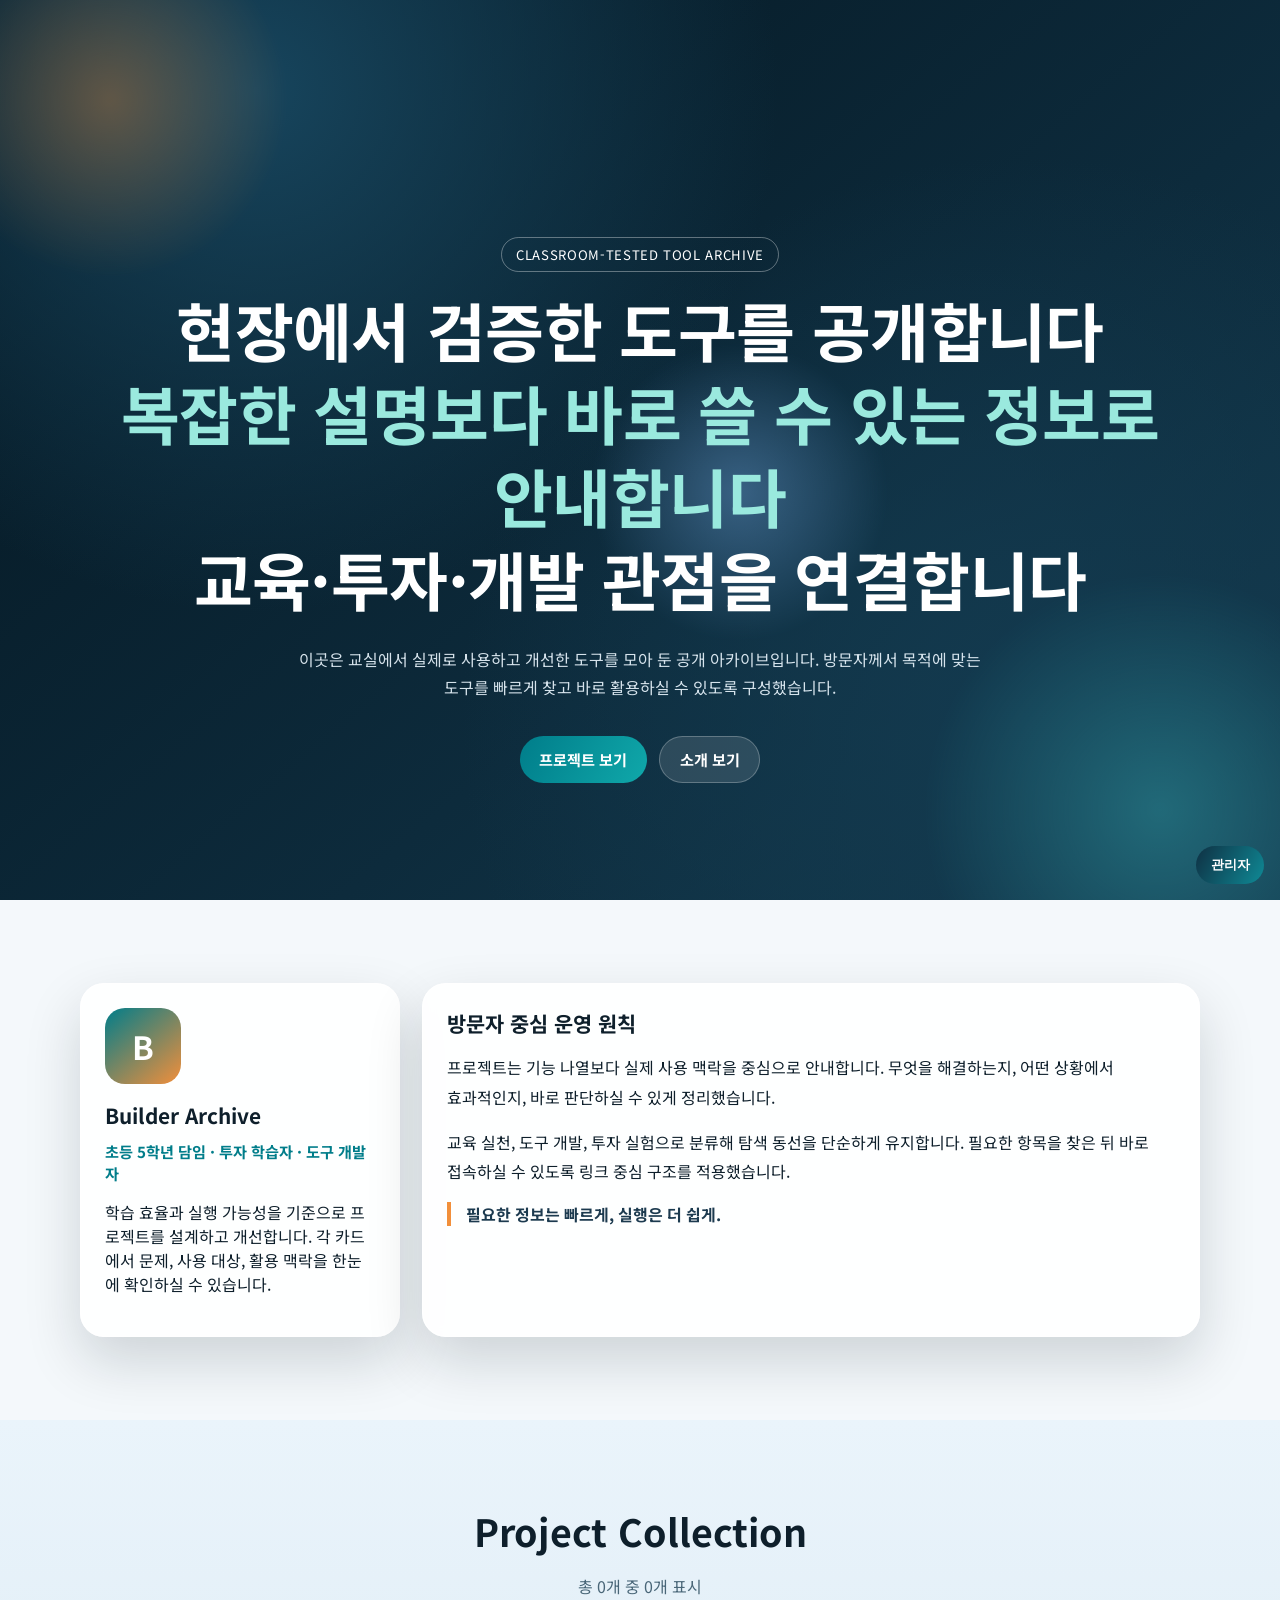
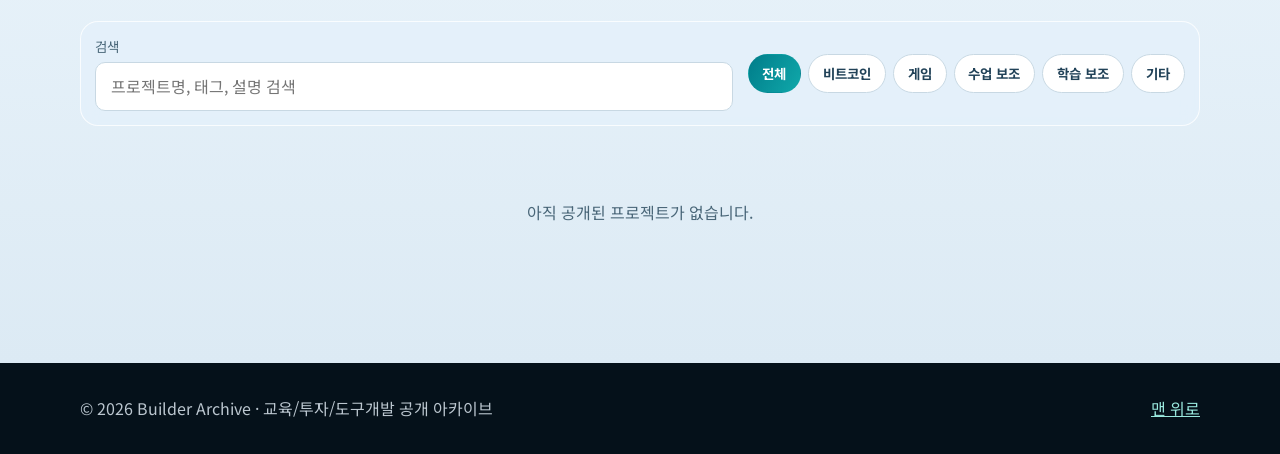
<file: index.html>
﻿<!doctype html>
<html lang="ko">
  <head>
    <meta charset="UTF-8" />
    <meta name="viewport" content="width=device-width, initial-scale=1.0" />
    <title>Builder Archive | 교육·투자·도구 개발</title>
    <meta
      name="description"
      content="교실에서 검증한 교육 도구와 실행 기록을 정리한 공개 아카이브입니다."
    />
    <link rel="preconnect" href="https://fonts.googleapis.com" />
    <link rel="preconnect" href="https://fonts.gstatic.com" crossorigin />
    <link
      href="https://fonts.googleapis.com/css2?family=Noto+Sans+KR:wght@400;500;700;900&display=swap"
      rel="stylesheet"
    />
    <link rel="stylesheet" href="./styles.css" />
  </head>
  <body>
    <header class="hero" id="top">
      <div class="hero-bg" aria-hidden="true">
        <span class="orb orb-a"></span>
        <span class="orb orb-b"></span>
        <span class="orb orb-c"></span>
      </div>
      <div class="container hero-inner">
        <p class="eyebrow" id="hero-eyebrow"></p>
        <h1 id="hero-title"></h1>
        <p class="hero-copy" id="hero-copy"></p>
        <div class="hero-cta">
          <a class="btn btn-primary" href="#collection">프로젝트 보기</a>
          <a class="btn btn-ghost" href="#about">소개 보기</a>
        </div>
      </div>
    </header>

    <main>
      <section class="section section-about" id="about">
        <div class="container about-grid">
          <article class="profile-card">
            <div class="avatar" aria-hidden="true" id="profile-initial">B</div>
            <h2 id="profile-title"></h2>
            <p class="role" id="profile-role"></p>
            <p id="profile-summary"></p>
          </article>

          <article class="about-panel">
            <h2 id="about-title"></h2>
            <p id="about-body-1"></p>
            <p id="about-body-2"></p>
            <blockquote id="about-quote"></blockquote>
          </article>
        </div>
      </section>

      <section class="section section-collection" id="collection">
        <div class="container">
          <div class="section-head">
            <h2 id="collection-title"></h2>
            <p id="project-count"></p>
          </div>

          <div class="toolbar">
            <label class="search-wrap" for="search-input">
              <span>검색</span>
              <input
                id="search-input"
                type="text"
                placeholder="프로젝트명, 태그, 설명 검색"
                autocomplete="off"
              />
            </label>
            <div class="filter-wrap" id="filter-wrap"></div>
          </div>

          <div class="project-grid" id="project-grid"></div>
        </div>
      </section>

    </main>

    <footer class="footer">
      <div class="container footer-inner">
        <p id="footer-note"></p>
        <a href="#top">맨 위로</a>
      </div>
    </footer>

    <dialog id="project-modal" class="modal">
      <article class="modal-card" id="modal-card">
        <button class="modal-close" id="modal-close" type="button" aria-label="닫기">×</button>
        <p class="modal-category" id="modal-category"></p>
        <h3 id="modal-title"></h3>
        <p class="modal-desc" id="modal-desc"></p>
        <div class="tag-list" id="modal-tags"></div>
        <a id="modal-file-link" class="btn btn-primary hidden" download>첨부 파일 다운로드</a>
        <a id="modal-link" class="btn btn-primary" target="_blank" rel="noopener noreferrer">프로젝트 열기</a>
      </article>
    </dialog>

    <button id="admin-fab" class="admin-fab" type="button">관리자</button>
    <aside id="admin-drawer" class="admin-drawer hidden" aria-hidden="true">
      <div class="admin-drawer-head">
        <h2>홈페이지 관리자</h2>
        <button id="admin-close" type="button">닫기</button>
      </div>

      <section class="admin-section">
        <h3>기본 문구</h3>
        <label>상단 라벨<input id="f-hero-eyebrow" type="text" /></label>
        <label>메인 제목(줄바꿈은 | 사용)<input id="f-hero-title" type="text" /></label>
        <label>메인 설명<textarea id="f-hero-copy"></textarea></label>
        <label>프로필 제목<input id="f-profile-title" type="text" /></label>
        <label>프로필 역할<input id="f-profile-role" type="text" /></label>
        <label>프로필 요약<textarea id="f-profile-summary"></textarea></label>
        <label>소개 섹션 제목<input id="f-about-title" type="text" /></label>
        <label>소개 문단 1<textarea id="f-about-body-1"></textarea></label>
        <label>소개 문단 2<textarea id="f-about-body-2"></textarea></label>
        <label>인용문<input id="f-about-quote" type="text" /></label>
        <label>컬렉션 제목<input id="f-collection-title" type="text" /></label>
        <label>하단 멘트<input id="f-footer-note" type="text" /></label>
      </section>

      <section class="admin-section">
        <h3>프로젝트 추가/수정</h3>
        <input id="p-id" type="hidden" />
        <label
          >카테고리
          <select id="p-category">
            <option value="">선택</option>
          </select>
        </label>
        <label>제목<input id="p-title" type="text" /></label>
        <label>설명<textarea id="p-description"></textarea></label>
        <label>태그(쉼표 구분)<input id="p-tags" type="text" placeholder="#태그1, #태그2" /></label>
        <label>외부 링크<input id="p-link" type="url" placeholder="https://" /></label>
        <label>첨부 파일(exe/zip/msi)<input id="p-file" type="file" accept=".exe,.zip,.msi,.pdf" /></label>
        <div class="admin-inline">
          <button id="project-save" type="button">저장</button>
          <button id="project-clear" type="button">입력 초기화</button>
        </div>
        <div id="project-list" class="project-admin-list"></div>
      </section>

      <section class="admin-section">
        <h3>카테고리 관리</h3>
        <p class="admin-tip">삭제 시 해당 카테고리의 프로젝트는 다른 카테고리로 이동되며 삭제되지 않습니다.</p>
        <div class="admin-inline">
          <input id="cat-new-name" type="text" placeholder="새 카테고리명" />
          <button id="cat-add" type="button">카테고리 추가</button>
        </div>
        <div id="category-admin-list" class="category-admin-list"></div>
      </section>

      <section class="admin-section">
        <h3>즉시 저장</h3>
        <p class="admin-tip">저장 버튼을 누르면 홈페이지에 바로 반영됩니다.</p>
        <div class="admin-inline">
          <button id="content-save" type="button">문구 저장</button>
          <label class="import-btn">JSON 불러오기<input id="import-json" type="file" accept="application/json" /></label>
          <button id="reset-data" type="button">초기 데이터로 복원</button>
        </div>
        <p id="admin-status" class="admin-tip" aria-live="polite"></p>
      </section>

      <section class="admin-section">
        <h3>관리자 비밀번호 변경</h3>
        <label>현재 비밀번호<input id="pwd-current" type="password" autocomplete="current-password" /></label>
        <label>새 비밀번호<input id="pwd-new" type="password" autocomplete="new-password" /></label>
        <label>새 비밀번호 확인<input id="pwd-confirm" type="password" autocomplete="new-password" /></label>
        <div class="admin-inline">
          <button id="pwd-save" type="button">비밀번호 변경</button>
        </div>
      </section>
    </aside>

    <script src="./script.js"></script>
  </body>
</html>
</file>
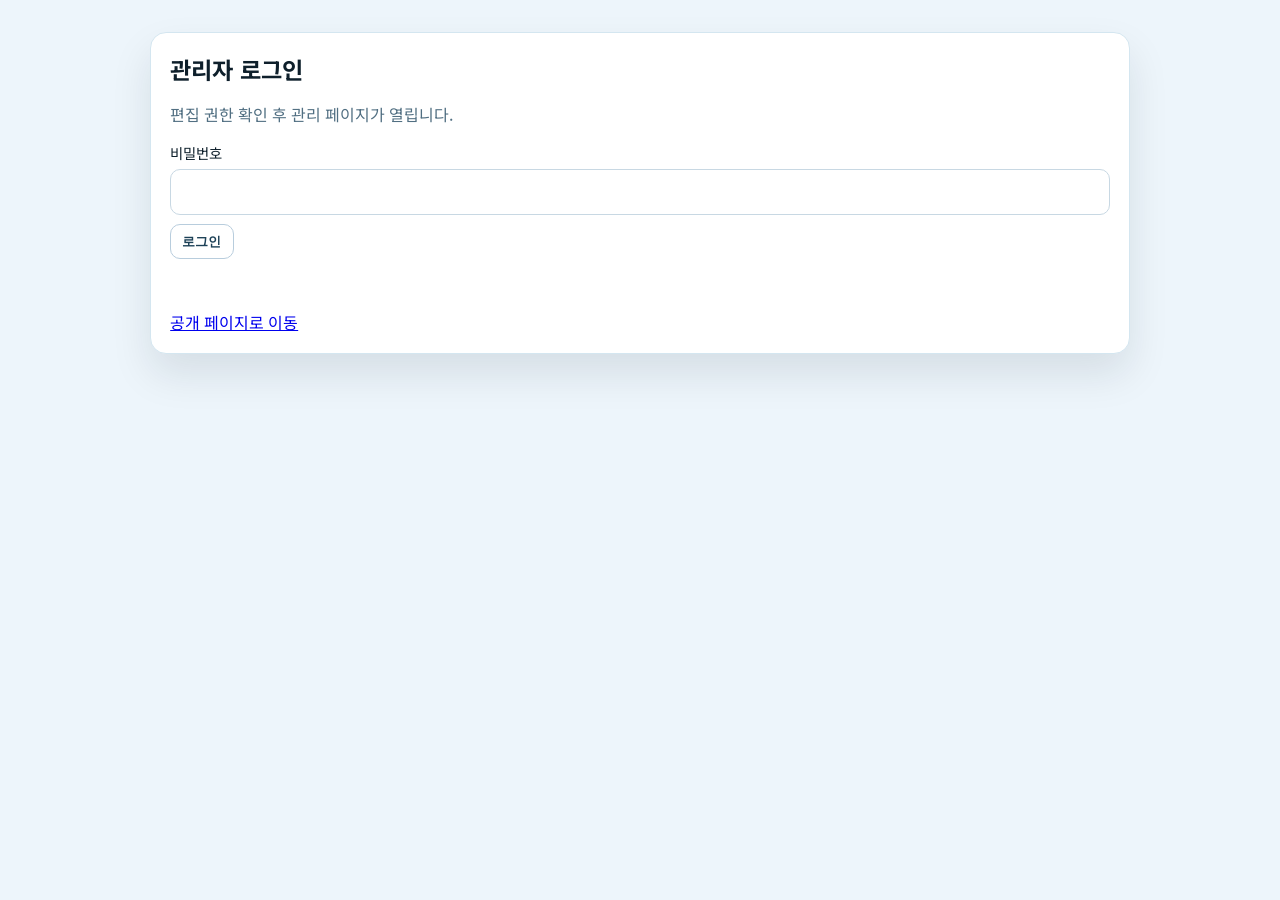
<file: studio-control-7f3a.html>
﻿<!doctype html>
<html lang="ko">
  <head>
    <meta charset="UTF-8" />
    <meta name="viewport" content="width=device-width, initial-scale=1.0" />
    <title>Builder Archive Admin</title>
    <link rel="preconnect" href="https://fonts.googleapis.com" />
    <link rel="preconnect" href="https://fonts.gstatic.com" crossorigin />
    <link
      href="https://fonts.googleapis.com/css2?family=Noto+Sans+KR:wght@400;500;700;900&display=swap"
      rel="stylesheet"
    />
    <link rel="stylesheet" href="./styles.css" />
  </head>
  <body class="admin-page">
    <main class="admin-layout">
      <section id="admin-login" class="admin-login">
        <h1>관리자 로그인</h1>
        <p>편집 권한 확인 후 관리 페이지가 열립니다.</p>
        <label>
          비밀번호
          <input id="admin-password" type="password" autocomplete="current-password" />
        </label>
        <button id="admin-login-btn" type="button">로그인</button>
        <p id="admin-login-error" class="admin-error" aria-live="polite"></p>
        <a href="./index.html">공개 페이지로 이동</a>
      </section>

      <section id="admin-app" class="admin-app hidden">
        <header class="admin-topbar">
          <h1>사이트 관리자</h1>
          <div>
            <a class="admin-link" href="./index.html" target="_blank" rel="noopener noreferrer">공개 페이지 열기</a>
            <button id="admin-logout" type="button">로그아웃</button>
          </div>
        </header>

        <section class="admin-section">
          <h3>기본 문구</h3>
          <label>상단 라벨<input id="f-hero-eyebrow" type="text" /></label>
          <label>메인 제목(줄바꿈은 | 사용)<input id="f-hero-title" type="text" /></label>
          <label>메인 설명<textarea id="f-hero-copy"></textarea></label>
          <label>프로필 제목<input id="f-profile-title" type="text" /></label>
          <label>프로필 역할<input id="f-profile-role" type="text" /></label>
          <label>프로필 요약<textarea id="f-profile-summary"></textarea></label>
          <label>소개 섹션 제목<input id="f-about-title" type="text" /></label>
          <label>소개 문단 1<textarea id="f-about-body-1"></textarea></label>
          <label>소개 문단 2<textarea id="f-about-body-2"></textarea></label>
          <label>인용문<input id="f-about-quote" type="text" /></label>
          <label>컬렉션 제목<input id="f-collection-title" type="text" /></label>
          <label>운영 기준 제목<input id="f-blueprint-title" type="text" /></label>
          <label>운영 기준 부제<input id="f-blueprint-subtitle" type="text" /></label>
          <label>하단 멘트<input id="f-footer-note" type="text" /></label>
        </section>

        <section class="admin-section">
          <h3>운영 기준 카드</h3>
          <p class="admin-tip">한 줄에 1개, 형식: 제목|설명</p>
          <textarea id="f-blueprints" class="admin-large"></textarea>
        </section>

        <section class="admin-section">
          <h3>프로젝트 추가/수정</h3>
          <input id="p-id" type="hidden" />
          <label>카테고리<input id="p-category" type="text" placeholder="예: 교육 실천" /></label>
          <label>제목<input id="p-title" type="text" /></label>
          <label>설명<textarea id="p-description"></textarea></label>
          <label>태그(쉼표 구분)<input id="p-tags" type="text" placeholder="#태그1, #태그2" /></label>
          <label>링크<input id="p-link" type="url" placeholder="https://" /></label>
          <div class="admin-inline">
            <button id="project-save" type="button">저장</button>
            <button id="project-clear" type="button">입력 초기화</button>
          </div>
          <div id="project-list" class="project-admin-list"></div>
        </section>

        <section class="admin-section">
          <h3>데이터 관리</h3>
          <p class="admin-tip">수정 후 data.json을 다운로드하여 저장소의 data.json 파일을 덮어쓴 뒤 커밋/푸시해 주세요.</p>
          <div class="admin-inline">
            <button id="content-save" type="button">문구 저장</button>
            <button id="export-json" type="button">data.json 다운로드</button>
            <label class="import-btn">JSON 불러오기<input id="import-json" type="file" accept="application/json" /></label>
            <button id="reset-data" type="button">배포 데이터로 복원</button>
          </div>
        </section>

        <section class="admin-section">
          <h3>관리자 비밀번호 변경</h3>
          <label>현재 비밀번호<input id="pwd-current" type="password" autocomplete="current-password" /></label>
          <label>새 비밀번호<input id="pwd-new" type="password" autocomplete="new-password" /></label>
          <label>새 비밀번호 확인<input id="pwd-confirm" type="password" autocomplete="new-password" /></label>
          <div class="admin-inline">
            <button id="pwd-save" type="button">비밀번호 변경</button>
          </div>
        </section>
      </section>
    </main>

    <script src="./script.js"></script>
  </body>
</html>
</file>
<file: styles.css>
﻿:root {
  --bg: #04151f;
  --surface: #f4f8fb;
  --text: #0e1f2b;
  --muted: #496678;
  --line: #c8d8e3;
  --accent: #007d8a;
  --accent-2: #f28f3b;
  --white: #ffffff;
  --radius-lg: 24px;
  --radius-md: 16px;
  --shadow: 0 24px 56px rgba(3, 22, 34, 0.16);
}

* {
  box-sizing: border-box;
}

html {
  scroll-behavior: smooth;
}

body {
  margin: 0;
  font-family: 'Noto Sans KR', sans-serif;
  color: var(--text);
  background: linear-gradient(180deg, #f2f8fc 0%, #e8f1f7 100%);
}

.hidden {
  display: none !important;
}

.container {
  width: min(1120px, 92vw);
  margin: 0 auto;
}

h1,
h2,
h3,
.eyebrow,
.btn,
.filter-btn,
.admin-section button,
.admin-link,
.admin-topbar button {
  font-family: 'Noto Sans KR', sans-serif;
}

.hero {
  position: relative;
  min-height: 100svh;
  display: grid;
  place-items: center;
  overflow: hidden;
  background: radial-gradient(circle at 20% 10%, #17455d 0%, transparent 40%),
    radial-gradient(circle at 80% 80%, #133a4f 0%, transparent 45%),
    linear-gradient(140deg, var(--bg) 0%, #0d2b3c 60%, #143b4f 100%);
  color: var(--white);
}

.hero-bg .orb {
  position: absolute;
  border-radius: 999px;
  filter: blur(4px);
  opacity: 0.35;
  animation: drift 12s ease-in-out infinite alternate;
}

.orb-a {
  width: 360px;
  height: 360px;
  top: -80px;
  left: -70px;
  background: radial-gradient(circle, #f28f3b 0%, rgba(242, 143, 59, 0) 70%);
}

.orb-b {
  width: 480px;
  height: 480px;
  right: -120px;
  bottom: -150px;
  background: radial-gradient(circle, #3dc4c9 0%, rgba(61, 196, 201, 0) 70%);
  animation-delay: 1.5s;
}

.orb-c {
  width: 300px;
  height: 300px;
  top: 38%;
  left: 46%;
  background: radial-gradient(circle, #87bfff 0%, rgba(135, 191, 255, 0) 70%);
  animation-delay: 0.7s;
}

@keyframes drift {
  from {
    transform: translateY(-15px) scale(0.96);
  }
  to {
    transform: translateY(15px) scale(1.06);
  }
}

.hero-inner {
  position: relative;
  z-index: 2;
  text-align: center;
  padding: 4rem 0;
}

.eyebrow {
  display: inline-block;
  padding: 0.45rem 0.9rem;
  border: 1px solid rgba(255, 255, 255, 0.35);
  border-radius: 999px;
  font-size: 0.82rem;
  letter-spacing: 0.05em;
  margin-bottom: 1rem;
}

.hero h1 {
  margin: 0;
  font-size: clamp(2rem, 5vw, 4rem);
  line-height: 1.3;
  letter-spacing: -0.01em;
  word-break: keep-all;
}

.hero h1 span {
  color: #9ae9de;
}

.hero-copy {
  width: min(700px, 90vw);
  margin: 1.5rem auto 0;
  color: rgba(236, 247, 255, 0.9);
  line-height: 1.75;
  word-break: keep-all;
}

.hero-cta {
  margin-top: 2.2rem;
  display: flex;
  flex-wrap: wrap;
  justify-content: center;
  gap: 0.8rem;
}

.btn {
  border-radius: 999px;
  border: 0;
  text-decoration: none;
  display: inline-flex;
  align-items: center;
  justify-content: center;
  padding: 0.72rem 1.2rem;
  font-size: 0.95rem;
  font-weight: 700;
  cursor: pointer;
  transition: transform 0.2s ease;
}

.btn:hover {
  transform: translateY(-2px);
}

.btn-primary {
  background: linear-gradient(120deg, var(--accent), #10a8aa);
  color: var(--white);
}

.btn-ghost {
  color: var(--white);
  background: rgba(255, 255, 255, 0.12);
  border: 1px solid rgba(255, 255, 255, 0.25);
}

.section {
  padding: 5.2rem 0;
}

.section-about {
  background: var(--surface);
}

.about-grid {
  display: grid;
  gap: 1.4rem;
  grid-template-columns: 320px 1fr;
}

.profile-card,
.about-panel,
.blueprint-grid article,
.project-card {
  background: rgba(255, 255, 255, 0.9);
  border: 1px solid rgba(255, 255, 255, 0.95);
  box-shadow: var(--shadow);
  backdrop-filter: blur(6px);
}

.profile-card,
.about-panel {
  border-radius: var(--radius-lg);
  padding: 1.5rem;
}

.avatar {
  width: 76px;
  height: 76px;
  border-radius: 20px;
  display: grid;
  place-items: center;
  font-size: 2rem;
  font-weight: 700;
  color: var(--white);
  background: linear-gradient(140deg, var(--accent), var(--accent-2));
  margin-bottom: 1rem;
}

.profile-card h2,
.about-panel h2 {
  margin: 0;
  font-size: 1.3rem;
}

.role {
  margin-top: 0.6rem;
  color: var(--accent);
  font-size: 0.95rem;
  font-weight: 700;
}

.about-panel p {
  line-height: 1.85;
  margin: 0.95rem 0;
  word-break: keep-all;
}

.about-panel blockquote {
  margin: 0.95rem 0 0;
  padding-left: 0.9rem;
  border-left: 4px solid var(--accent-2);
  color: #1c3a4f;
  font-weight: 700;
}

.section-head {
  text-align: center;
  margin-bottom: 1.4rem;
}

.section-head h2 {
  margin: 0;
  font-size: clamp(1.5rem, 4vw, 2.35rem);
}

.section-head p {
  color: var(--muted);
}

.section-collection {
  background: linear-gradient(180deg, #eaf4fb 0%, #dceaf4 100%);
}

.toolbar {
  position: sticky;
  top: 0;
  background: rgba(228, 241, 251, 0.8);
  backdrop-filter: blur(8px);
  border: 1px solid rgba(255, 255, 255, 0.8);
  border-radius: 18px;
  display: flex;
  flex-wrap: wrap;
  align-items: center;
  gap: 0.9rem;
  justify-content: space-between;
  padding: 0.9rem;
  margin-bottom: 1.1rem;
  z-index: 10;
}

.search-wrap {
  min-width: 280px;
  flex: 1;
}

.search-wrap span {
  display: block;
  font-size: 0.84rem;
  margin-bottom: 0.35rem;
  color: var(--muted);
}

.search-wrap input,
.admin-section input,
.admin-section select,
.admin-section textarea,
.admin-login input {
  width: 100%;
  padding: 0.72rem 0.9rem;
  border-radius: 10px;
  border: 1px solid var(--line);
  font: inherit;
}

.search-wrap input:focus-visible,
.admin-section input:focus-visible,
.admin-section select:focus-visible,
.admin-section textarea:focus-visible,
.admin-login input:focus-visible {
  outline: 2px solid rgba(0, 125, 138, 0.25);
  border-color: var(--accent);
}

.filter-wrap {
  display: flex;
  flex-wrap: wrap;
  gap: 0.45rem;
}

.filter-btn {
  border: 1px solid var(--line);
  background: var(--white);
  color: #214258;
  border-radius: 999px;
  padding: 0.52rem 0.86rem;
  font-size: 0.84rem;
  font-weight: 700;
  cursor: pointer;
}

.filter-btn.active {
  background: linear-gradient(120deg, var(--accent), #10a8aa);
  color: var(--white);
  border-color: transparent;
}

.project-grid {
  display: grid;
  grid-template-columns: repeat(3, minmax(0, 1fr));
  gap: 1rem;
}

.project-card {
  border-radius: var(--radius-md);
  padding: 1.1rem;
  display: grid;
  gap: 0.55rem;
  align-content: start;
  cursor: pointer;
  transition: transform 0.2s ease, box-shadow 0.2s ease;
}

.project-card:hover {
  transform: translateY(-5px);
  box-shadow: 0 18px 36px rgba(3, 22, 34, 0.2);
}

.category {
  display: inline-flex;
  font-size: 0.75rem;
  font-weight: 800;
  color: var(--accent);
  text-transform: uppercase;
  letter-spacing: 0.06em;
}

.project-card h3 {
  margin: 0;
  font-size: 1.1rem;
  word-break: keep-all;
}

.project-card p {
  margin: 0;
  color: var(--muted);
  line-height: 1.6;
  font-size: 0.95rem;
  word-break: keep-all;
}

.tag-list {
  display: flex;
  flex-wrap: wrap;
  gap: 0.3rem;
}

.tag {
  font-size: 0.75rem;
  padding: 0.28rem 0.55rem;
  border-radius: 999px;
  background: #ebf5fb;
  color: #204159;
}

.empty-state {
  grid-column: 1 / -1;
  text-align: center;
  color: var(--muted);
  padding: 2.5rem 1rem;
}

.section-blueprint {
  background: #f7fbff;
}

.blueprint-grid {
  display: grid;
  grid-template-columns: repeat(5, minmax(0, 1fr));
  gap: 0.8rem;
}

.blueprint-grid article {
  border-radius: var(--radius-md);
  padding: 1rem;
}

.blueprint-grid h3 {
  margin: 0;
  font-size: 1rem;
}

.blueprint-grid p {
  color: var(--muted);
  line-height: 1.6;
  font-size: 0.92rem;
  word-break: keep-all;
}

.footer {
  background: #05111a;
  color: rgba(232, 244, 252, 0.8);
  padding: 1.1rem 0;
}

.footer-inner {
  display: flex;
  justify-content: space-between;
  align-items: center;
  gap: 0.8rem;
}

.footer a {
  color: #9ae9de;
}

.modal {
  border: 0;
  border-radius: 20px;
  padding: 0;
  width: min(640px, 92vw);
}

.modal::backdrop {
  background: rgba(4, 22, 32, 0.66);
  backdrop-filter: blur(4px);
}

.modal-card {
  background: #f8fcff;
  border: 1px solid #d4e5ef;
  padding: 1.4rem;
  border-radius: 20px;
  position: relative;
}

.modal-close {
  position: absolute;
  top: 0.7rem;
  right: 0.7rem;
  width: 34px;
  height: 34px;
  border-radius: 999px;
  border: 0;
  font-size: 1.2rem;
  cursor: pointer;
  background: #e7f2f8;
}

.modal-category {
  margin: 0;
  color: var(--accent);
  font-size: 0.78rem;
  font-weight: 800;
  text-transform: uppercase;
  letter-spacing: 0.08em;
}

.modal h3 {
  margin: 0.45rem 0 0;
  font-size: 1.35rem;
}

.modal-desc {
  color: #2f4d62;
  line-height: 1.7;
}

.admin-fab {
  position: fixed;
  right: 1rem;
  bottom: 1rem;
  z-index: 60;
  border: 0;
  border-radius: 999px;
  padding: 0.62rem 0.9rem;
  background: linear-gradient(120deg, #0f3043, #0f8a96);
  color: #ffffff;
  font-weight: 700;
  cursor: pointer;
}

.admin-drawer {
  position: fixed;
  top: 0;
  right: 0;
  z-index: 70;
  width: min(460px, 96vw);
  height: 100vh;
  overflow-y: auto;
  background: #edf5fb;
  border-left: 1px solid #d3e4ee;
  box-shadow: -20px 0 48px rgba(4, 26, 39, 0.25);
  padding: 1rem;
}

.admin-drawer-head {
  position: sticky;
  top: 0;
  z-index: 2;
  display: flex;
  justify-content: space-between;
  align-items: center;
  gap: 0.6rem;
  padding: 0.2rem 0 0.65rem;
  background: #edf5fb;
  border-bottom: 1px solid #d6e7f1;
}

.admin-drawer-head h2 {
  margin: 0;
  font-size: 1.08rem;
}

.admin-drawer-head button {
  border: 1px solid #b8cddd;
  background: #ffffff;
  color: #1d4157;
  padding: 0.4rem 0.68rem;
  border-radius: 10px;
  cursor: pointer;
  font-weight: 700;
  font-size: 0.82rem;
}

.admin-page {
  background: #edf5fb;
}

.admin-layout {
  width: min(980px, 94vw);
  margin: 0 auto;
  padding: 2rem 0 3rem;
}

.admin-login,
.admin-app {
  background: #ffffff;
  border: 1px solid #d4e6f0;
  border-radius: 16px;
  box-shadow: 0 20px 40px rgba(7, 30, 43, 0.1);
  padding: 1.2rem;
}

.admin-login h1,
.admin-topbar h1 {
  margin: 0;
  font-size: 1.45rem;
}

.admin-login p {
  color: #516f82;
}

.admin-login label {
  display: grid;
  gap: 0.35rem;
  font-size: 0.9rem;
}

.admin-login button,
.admin-topbar button,
.admin-section button,
.import-btn,
.admin-link {
  border: 1px solid #b8cddd;
  background: #ffffff;
  color: #1d4157;
  padding: 0.45rem 0.7rem;
  border-radius: 10px;
  cursor: pointer;
  font-weight: 700;
  font-size: 0.84rem;
  text-decoration: none;
}

.admin-login button {
  margin-top: 0.6rem;
}

.admin-error {
  color: #c11f3a;
  min-height: 1.2rem;
}

.admin-topbar {
  display: flex;
  justify-content: space-between;
  align-items: center;
  gap: 0.8rem;
  padding-bottom: 0.7rem;
  border-bottom: 1px solid #d8e8f1;
}

.admin-topbar div {
  display: flex;
  gap: 0.5rem;
}

.admin-section {
  margin-top: 1rem;
  background: #ffffff;
  border: 1px solid #d4e6f0;
  border-radius: 14px;
  padding: 0.8rem;
}

.admin-section h3 {
  margin: 0 0 0.6rem;
  font-size: 1rem;
}

.admin-section label {
  display: grid;
  gap: 0.3rem;
  font-size: 0.82rem;
  color: #3c6278;
  margin-top: 0.55rem;
}

.admin-section .admin-check {
  display: flex;
  align-items: center;
  gap: 0.45rem;
}

.admin-section .admin-check input[type='checkbox'] {
  width: auto;
}

.admin-section textarea {
  min-height: 76px;
  resize: vertical;
}

.admin-large {
  min-height: 140px;
}

.admin-tip {
  margin: 0;
  font-size: 0.78rem;
  color: #59798d;
}

.admin-inline {
  display: flex;
  flex-wrap: wrap;
  gap: 0.45rem;
  margin-top: 0.7rem;
}

.import-btn {
  position: relative;
  overflow: hidden;
}

.import-btn input {
  position: absolute;
  inset: 0;
  opacity: 0;
  cursor: pointer;
}

.project-admin-list {
  margin-top: 0.8rem;
  display: grid;
  gap: 0.4rem;
}

.category-admin-list {
  margin-top: 0.8rem;
  display: grid;
  gap: 0.45rem;
}

.category-admin-item {
  display: grid;
  grid-template-columns: 1fr auto;
  gap: 0.5rem;
  align-items: center;
  border: 1px solid #d7e7f1;
  border-radius: 10px;
  padding: 0.45rem;
  background: #fcfeff;
}

.category-admin-item .mini {
  display: flex;
  gap: 0.35rem;
}

.project-admin-item {
  display: flex;
  justify-content: space-between;
  gap: 0.6rem;
  align-items: center;
  border: 1px solid #d7e7f1;
  border-radius: 10px;
  padding: 0.45rem;
  background: #fcfeff;
}

.project-admin-item p {
  margin: 0;
  font-size: 0.8rem;
  color: #2a4e64;
}

.project-admin-item .mini {
  display: flex;
  gap: 0.35rem;
}

.project-admin-item button {
  padding: 0.3rem 0.45rem;
  font-size: 0.75rem;
}

@media (max-width: 1080px) {
  .project-grid {
    grid-template-columns: repeat(2, minmax(0, 1fr));
  }

  .blueprint-grid {
    grid-template-columns: repeat(2, minmax(0, 1fr));
  }
}

@media (max-width: 780px) {
  .about-grid {
    grid-template-columns: 1fr;
  }

  .toolbar {
    position: static;
  }

  .project-grid {
    grid-template-columns: 1fr;
  }

  .blueprint-grid {
    grid-template-columns: 1fr;
  }

  .footer-inner {
    flex-direction: column;
  }

  .admin-topbar {
    flex-direction: column;
    align-items: flex-start;
  }
}
</file>
